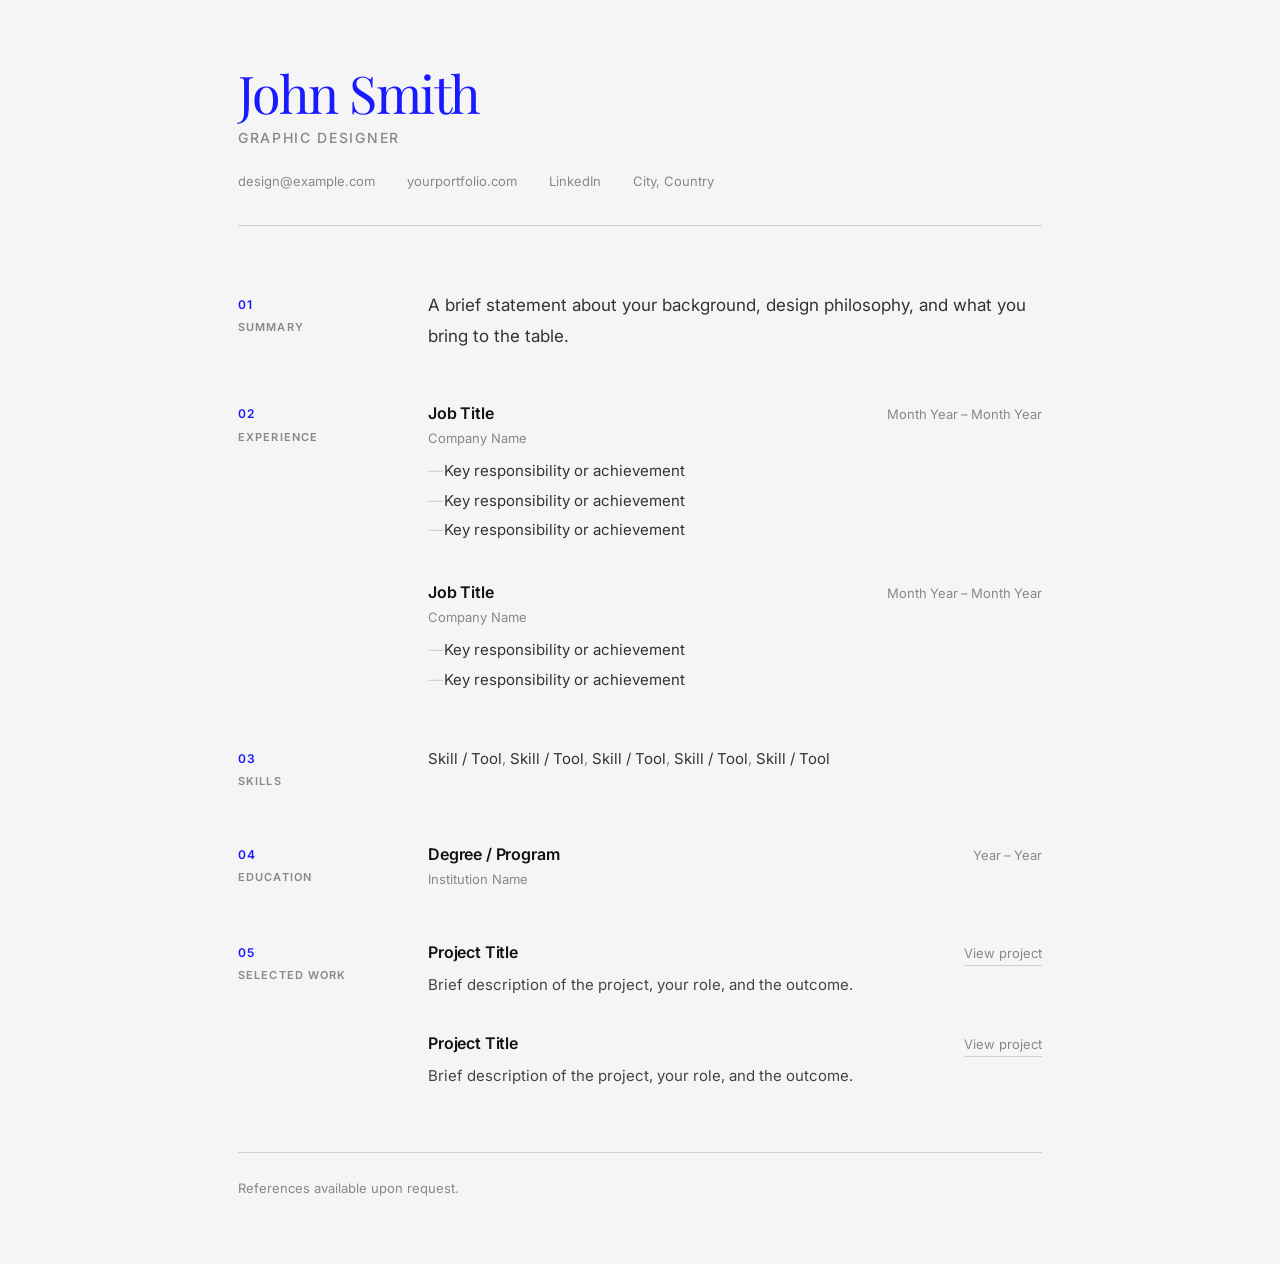
<file: index.html>
<!DOCTYPE html>
<html lang="en">
<head>
  <meta charset="UTF-8">
  <meta name="viewport" content="width=device-width, initial-scale=1.0">
  <title>Resume</title>
  <link rel="preconnect" href="https://fonts.googleapis.com">
  <link rel="preconnect" href="https://fonts.gstatic.com" crossorigin>
  <link href="https://fonts.googleapis.com/css2?family=Inter:wght@400;500;600&family=Playfair+Display:ital,wght@0,400;0,500;1,400&display=swap" rel="stylesheet">
  <link rel="stylesheet" href="style.css">
</head>
<body>

  <header>
    <div class="identity">
      <h1>John Smith</h1>
      <p class="title">Graphic Designer</p>
    </div>
    <nav class="contact">
      <a href="mailto:email@example.com">design@example.com</a>
      <a href="https://yourportfolio.com">yourportfolio.com</a>
      <a href="https://linkedin.com/in/yourprofile">LinkedIn</a>
      <span>City, Country</span>
    </nav>
  </header>

  <main>

    <section class="summary">
      <h2>Summary</h2>
      <p>A brief statement about your background, design philosophy, and what you bring to the table.</p>
    </section>

    <section class="experience">
      <h2>Experience</h2>

      <article class="job">
        <header>
          <div>
            <h3>Job Title</h3>
            <span class="company">Company Name</span>
          </div>
          <time>Month Year – Month Year</time>
        </header>
        <ul>
          <li>Key responsibility or achievement</li>
          <li>Key responsibility or achievement</li>
          <li>Key responsibility or achievement</li>
        </ul>
      </article>

      <article class="job">
        <header>
          <div>
            <h3>Job Title</h3>
            <span class="company">Company Name</span>
          </div>
          <time>Month Year – Month Year</time>
        </header>
        <ul>
          <li>Key responsibility or achievement</li>
          <li>Key responsibility or achievement</li>
        </ul>
      </article>

    </section>

    <section class="skills">
      <h2>Skills</h2>
      <ul>
        <li>Skill / Tool</li>
        <li>Skill / Tool</li>
        <li>Skill / Tool</li>
        <li>Skill / Tool</li>
        <li>Skill / Tool</li>
      </ul>
    </section>

    <section class="education">
      <h2>Education</h2>

      <article class="degree">
        <header>
          <div>
            <h3>Degree / Program</h3>
            <span class="institution">Institution Name</span>
          </div>
          <time>Year – Year</time>
        </header>
      </article>

    </section>

    <section class="selected-work">
      <h2>Selected Work</h2>

      <article class="project">
        <header>
          <h3>Project Title</h3>
          <a href="#">View project</a>
        </header>
        <p>Brief description of the project, your role, and the outcome.</p>
      </article>

      <article class="project">
        <header>
          <h3>Project Title</h3>
          <a href="#">View project</a>
        </header>
        <p>Brief description of the project, your role, and the outcome.</p>
      </article>

    </section>

  </main>

  <footer>
    <p>References available upon request.</p>
  </footer>

</body>
</html>
</file>
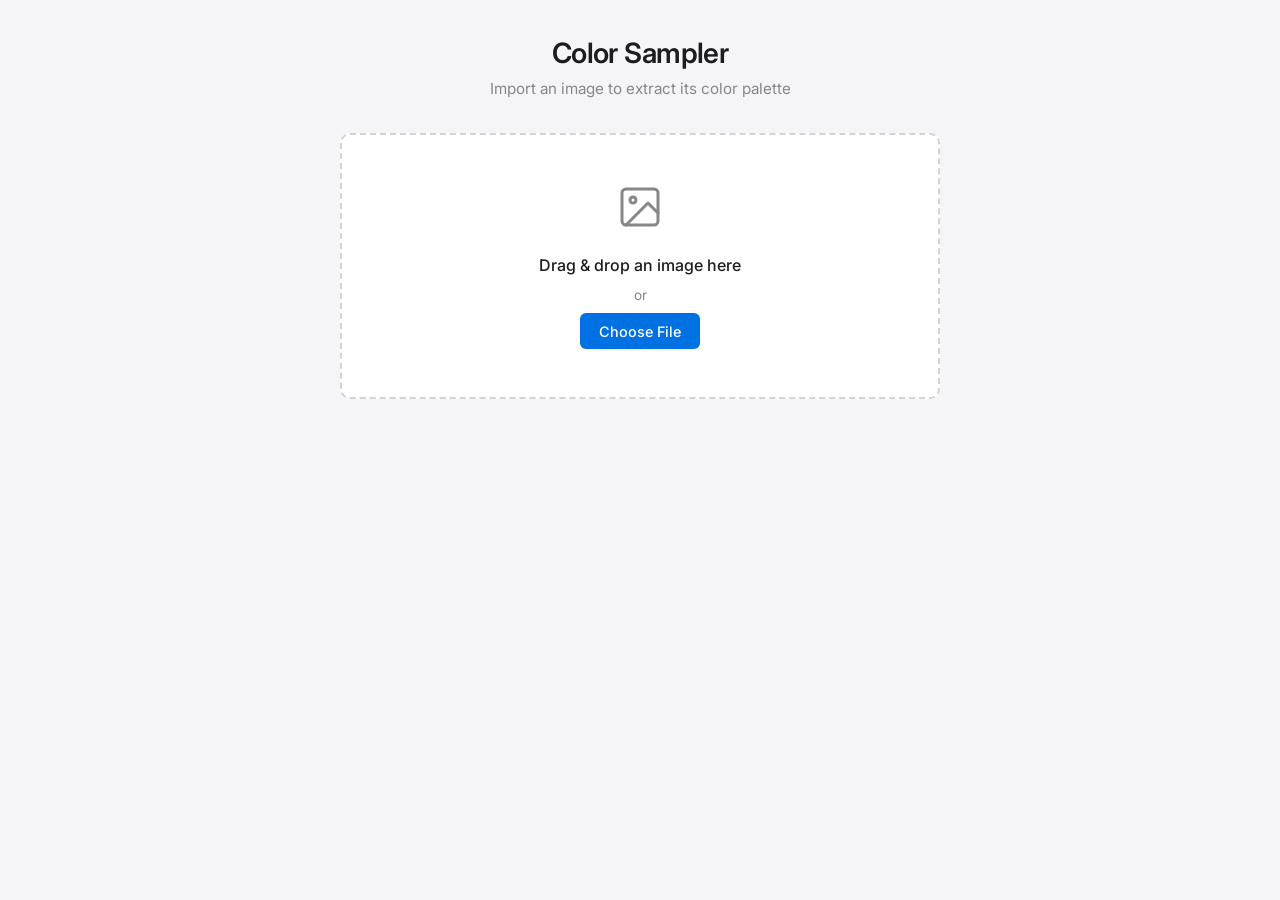
<file: color-sampler.html>
<!DOCTYPE html>
<html lang="en">
<head>
  <meta charset="UTF-8">
  <meta name="viewport" content="width=device-width, initial-scale=1.0">
  <title>Color Sampler</title>
  <link rel="preconnect" href="https://fonts.googleapis.com">
  <link rel="preconnect" href="https://fonts.gstatic.com" crossorigin>
  <link href="https://fonts.googleapis.com/css2?family=Inter:wght@400;500;600&display=swap" rel="stylesheet">
  <link rel="stylesheet" href="color-sampler.css">
</head>
<body>
  <header>
    <h1>Color Sampler</h1>
    <p>Import an image to extract its color palette</p>
  </header>

  <main>
    <!-- Zone 1: Import -->
    <section id="drop-zone" class="drop-zone">
      <div class="drop-zone-content">
        <svg width="48" height="48" viewBox="0 0 24 24" fill="none" stroke="currentColor" stroke-width="1.5" stroke-linecap="round" stroke-linejoin="round">
          <rect x="3" y="3" width="18" height="18" rx="2"/>
          <circle cx="8.5" cy="8.5" r="1.5"/>
          <path d="m21 15-5-5L5 21"/>
        </svg>
        <p class="drop-zone-label">Drag &amp; drop an image here</p>
        <p class="drop-zone-or">or</p>
        <button id="file-btn" class="btn">Choose File</button>
      </div>
      <input type="file" id="file-input" accept="image/*" hidden>
      <p id="drop-zone-error" class="drop-zone-error" hidden></p>
    </section>

    <!-- Two-column workspace -->
    <div id="workspace" class="workspace" hidden>
      <!-- Left: Image display + eyedropper -->
      <section id="image-section" class="image-section">
        <div class="image-toolbar">
          <button id="new-image-btn" class="btn btn-small">New Image</button>
        </div>
        <div class="image-container" id="image-container">
          <canvas id="image-canvas"></canvas>
          <div id="loupe" class="loupe" hidden>
            <canvas id="loupe-canvas" width="120" height="120"></canvas>
          </div>
        </div>
        <p class="hint">Click anywhere on the image to pick a color</p>
      </section>

      <!-- Right: Results -->
      <section id="results" class="results"></section>
    </div>

    <!-- Hidden canvas for downsampled analysis -->
    <canvas id="analysis-canvas" hidden></canvas>
  </main>

  <!-- Toast -->
  <div id="toast" class="toast" role="status" aria-live="polite" hidden>Copied!</div>

  <script src="color-sampler.js"></script>
</body>
</html>
</file>
<file: style.css>
:root {
  --accent: #1A1AFF;
  --text: #111;
  --muted: #888;
  --border: #d0d0d0;
  --col-label: 150px;
  --col-gap: 2.5rem;
}

*, *::before, *::after {
  box-sizing: border-box;
  margin: 0;
  padding: 0;
}

body {
  font-family: 'Inter', sans-serif;
  font-size: 17px;
  line-height: 1.75;
  color: var(--text);
  background: #f5f5f5;
  max-width: 900px;
  margin: 0 auto;
  padding: 4rem 3rem;
}

/* ─── Header ──────────────────────────────────────────── */

body > header {
  margin-bottom: 4rem;
  padding-bottom: 2rem;
  border-bottom: 1px solid var(--border);
}

.identity h1 {
  font-family: 'Playfair Display', serif;
  font-size: 3.25rem;
  font-weight: 400;
  line-height: 1.1;
  letter-spacing: -0.03em;
  color: var(--accent);
  margin-bottom: 0.3rem;
}

.identity .title {
  font-size: 0.875rem;
  font-weight: 500;
  text-transform: uppercase;
  letter-spacing: 0.12em;
  color: var(--muted);
}

.contact {
  display: flex;
  flex-wrap: wrap;
  gap: 0 2rem;
  margin-top: 1.25rem;
  font-size: 0.8125rem;
  color: var(--muted);
}

.contact a {
  color: inherit;
  text-decoration: none;
}

.contact a:hover {
  color: var(--text);
}

/* ─── Main Grid ───────────────────────────────────────── */

main {
  counter-reset: section;
}

section {
  display: grid;
  grid-template-columns: var(--col-label) 1fr;
  column-gap: var(--col-gap);
  margin-bottom: 3rem;
}

section h2 {
  grid-column: 1;
  grid-row: 1 / -1;
  font-family: 'Inter', sans-serif;
  font-size: 0.6875rem;
  font-weight: 600;
  text-transform: uppercase;
  letter-spacing: 0.1em;
  color: var(--muted);
  padding-top: 0.25rem;
  counter-increment: section;
}

section h2::before {
  content: "0" counter(section) " ";
  color: var(--accent);
  display: block;
  font-size: 0.75rem;
  margin-bottom: 0.2rem;
  letter-spacing: 0.05em;
}

section > *:not(h2) {
  grid-column: 2;
}

/* ─── Summary ─────────────────────────────────────────── */

.summary p {
  color: #333;
  line-height: 1.8;
}

/* ─── Experience ──────────────────────────────────────── */

article.job {
  margin-bottom: 2rem;
}

article.job:last-child {
  margin-bottom: 0;
}

article.job > header {
  display: flex;
  justify-content: space-between;
  align-items: baseline;
  margin-bottom: 0.5rem;
}

article.job > header h3 {
  font-size: 1rem;
  font-weight: 600;
  letter-spacing: -0.01em;
}

.company {
  font-size: 0.8125rem;
  color: var(--muted);
  display: block;
}

time {
  font-size: 0.8125rem;
  color: var(--muted);
  white-space: nowrap;
  font-variant-numeric: tabular-nums;
}

article.job ul {
  list-style: none;
  padding: 0;
}

article.job ul li {
  font-size: 0.9375rem;
  color: #333;
  padding-left: 1rem;
  position: relative;
  margin-bottom: 0.2rem;
}

article.job ul li::before {
  content: "—";
  position: absolute;
  left: 0;
  color: var(--border);
}

/* ─── Skills ──────────────────────────────────────────── */

.skills ul {
  list-style: none;
  padding: 0;
}

.skills li {
  display: inline;
  font-size: 0.9375rem;
  color: #333;
}

.skills li:not(:last-child)::after {
  content: ",  ";
  color: var(--muted);
}

/* ─── Education ───────────────────────────────────────── */

article.degree > header {
  display: flex;
  justify-content: space-between;
  align-items: baseline;
}

article.degree > header h3 {
  font-size: 1rem;
  font-weight: 600;
  letter-spacing: -0.01em;
}

.institution {
  font-size: 0.8125rem;
  color: var(--muted);
  display: block;
}

/* ─── Selected Work ───────────────────────────────────── */

article.project {
  margin-bottom: 2rem;
}

article.project:last-child {
  margin-bottom: 0;
}

article.project > header {
  display: flex;
  justify-content: space-between;
  align-items: baseline;
  margin-bottom: 0.35rem;
}

article.project > header h3 {
  font-size: 1rem;
  font-weight: 600;
  letter-spacing: -0.01em;
}

article.project > header a {
  font-size: 0.8125rem;
  color: var(--muted);
  text-decoration: none;
  border-bottom: 1px solid var(--border);
}

article.project > header a:hover {
  color: var(--accent);
  border-color: var(--accent);
}

article.project p {
  font-size: 0.9375rem;
  color: #444;
  line-height: 1.7;
}

/* ─── Footer ──────────────────────────────────────────── */

body > footer {
  margin-top: 4rem;
  padding-top: 1.5rem;
  border-top: 1px solid var(--border);
  font-size: 0.8125rem;
  color: var(--muted);
}

/* ─── Name Animation ─────────────────────────────────── */

@keyframes name-reveal {
  from {
    opacity: 0;
    translate: 0 0.4rem;
    color: transparent;
  }
  to {
    opacity: 1;
    translate: 0 0;
    color: var(--accent);
  }
}

.identity h1 {
  animation: name-reveal 0.9s cubic-bezier(0.16, 1, 0.3, 1) both;
}

@media (prefers-reduced-motion: reduce) {
  .identity h1 {
    animation: none;
  }
}

/* ─── Print ───────────────────────────────────────────── */

@media print {
  body {
    padding: 1.5rem 2rem;
    font-size: 11.5pt;
    max-width: 100%;
  }

  .identity h1 {
    font-size: 2.25rem;
  }

  a {
    color: inherit;
    text-decoration: none;
    border: none !important;
  }

  article.project > header a::after {
    content: " (" attr(href) ")";
    font-size: 0.75em;
    color: var(--muted);
  }
}
</file>
<file: color-sampler.css>
:root {
  --cs-bg: #f5f5f7;
  --cs-surface: #ffffff;
  --cs-text: #1d1d1f;
  --cs-muted: #86868b;
  --cs-border: #d2d2d7;
  --cs-accent: #0071e3;
  --cs-accent-hover: #0077ed;
  --cs-radius: 10px;
  --cs-shadow: 0 1px 3px rgba(0, 0, 0, 0.08);
}

*,
*::before,
*::after {
  box-sizing: border-box;
  margin: 0;
  padding: 0;
}

body {
  font-family: "Inter", -apple-system, BlinkMacSystemFont, "Segoe UI", Roboto, sans-serif;
  background: var(--cs-bg);
  color: var(--cs-text);
  line-height: 1.5;
  margin: 0;
  padding: 2rem 1.5rem 4rem;
}

/* --- Two-column workspace --- */

.workspace[hidden] {
  display: none;
}

.workspace {
  display: grid;
  grid-template-columns: 1fr 1fr;
  gap: 1.5rem;
  align-items: start;
  max-width: 1400px;
  margin: 0 auto;
}

/* --- Header --- */

header {
  text-align: center;
  margin-bottom: 2rem;
}

header h1 {
  font-size: 1.75rem;
  font-weight: 600;
  letter-spacing: -0.02em;
}

header p {
  color: var(--cs-muted);
  font-size: 0.95rem;
  margin-top: 0.25rem;
}

/* --- Buttons --- */

.btn {
  display: inline-flex;
  align-items: center;
  gap: 0.4rem;
  padding: 0.6rem 1.2rem;
  font-size: 0.9rem;
  font-weight: 500;
  font-family: inherit;
  color: #fff;
  background: var(--cs-accent);
  border: none;
  border-radius: 6px;
  cursor: pointer;
  transition: background 0.15s;
}

.btn:hover {
  background: var(--cs-accent-hover);
}

.btn-small {
  padding: 0.4rem 0.8rem;
  font-size: 0.8rem;
}

/* --- Drop Zone --- */

.drop-zone {
  background: var(--cs-surface);
  border: 2px dashed var(--cs-border);
  border-radius: var(--cs-radius);
  padding: 3rem 2rem;
  text-align: center;
  transition: border-color 0.2s, background 0.2s;
  cursor: pointer;
  max-width: 600px;
  margin: 0 auto;
}

.drop-zone.dragover {
  border-color: var(--cs-accent);
  background: #f0f5ff;
}

.drop-zone-content svg {
  color: var(--cs-muted);
  margin-bottom: 1rem;
}

.drop-zone-label {
  font-size: 1rem;
  font-weight: 500;
}

.drop-zone-or {
  color: var(--cs-muted);
  font-size: 0.85rem;
  margin: 0.5rem 0;
}

.drop-zone-error {
  color: #d32f2f;
  font-size: 0.85rem;
  margin-top: 0.75rem;
}

/* --- Image Section --- */

.image-section {
  position: sticky;
  top: 1rem;
}

.image-toolbar {
  display: flex;
  justify-content: flex-end;
  margin-bottom: 0.75rem;
}

.image-container {
  position: relative;
  background: var(--cs-surface);
  border-radius: var(--cs-radius);
  box-shadow: var(--cs-shadow);
  overflow: hidden;
  display: inline-block;
  width: 100%;
}

.image-container canvas {
  display: block;
  width: 100%;
  height: auto;
  cursor: crosshair;
}

.hint {
  color: var(--cs-muted);
  font-size: 0.8rem;
  text-align: center;
  margin-top: 0.5rem;
}

/* --- Loupe --- */

.loupe {
  position: absolute;
  width: 120px;
  height: 120px;
  border-radius: 50%;
  border: 3px solid #fff;
  box-shadow: 0 2px 8px rgba(0, 0, 0, 0.25);
  pointer-events: none;
  overflow: hidden;
  transform: translate(-50%, -50%);
  z-index: 10;
}

.loupe canvas {
  width: 120px;
  height: 120px;
  image-rendering: pixelated;
}

/* --- Results --- */

.results {
  display: flex;
  flex-direction: column;
  gap: 1.5rem;
}

.algorithm-group {
  background: var(--cs-surface);
  border-radius: var(--cs-radius);
  box-shadow: var(--cs-shadow);
  padding: 1.25rem 1.5rem;
}

.algorithm-group h2 {
  font-size: 1rem;
  font-weight: 600;
  margin-bottom: 1rem;
  letter-spacing: -0.01em;
}

.swatches {
  display: grid;
  grid-template-columns: repeat(3, 1fr);
  gap: 10px;
}

.swatch-color {
  width: 100%;
  aspect-ratio: 1;
  border-radius: 8px;
  border: 1px solid rgba(0, 0, 0, 0.06);
  margin-bottom: 0.4rem;
}

.swatch-values {
  display: flex;
  flex-direction: column;
  gap: 2px;
}

.color-value {
  display: block;
  width: 100%;
  padding: 0.3rem 0.5rem;
  font-family: "SF Mono", "Fira Code", "Fira Mono", "Roboto Mono", monospace;
  font-size: 0.7rem;
  color: var(--cs-text);
  background: var(--cs-bg);
  border: 1px solid transparent;
  border-radius: 4px;
  cursor: pointer;
  text-align: left;
  transition: background 0.15s, border-color 0.15s;
  white-space: nowrap;
  overflow: hidden;
  text-overflow: ellipsis;
}

.color-value:hover {
  background: #e8e8ed;
  border-color: var(--cs-border);
}

.color-value.copied {
  background: #d4edda;
  border-color: #28a745;
  color: #155724;
}

.swatch {
  position: relative;
}

.swatch-delete {
  position: absolute;
  top: 4px;
  right: 4px;
  width: 20px;
  height: 20px;
  padding: 0;
  border: none;
  border-radius: 50%;
  background: rgba(0, 0, 0, 0.45);
  color: #fff;
  font-size: 0.7rem;
  line-height: 1;
  cursor: pointer;
  opacity: 0;
  transition: opacity 0.15s, background 0.15s;
  display: flex;
  align-items: center;
  justify-content: center;
}

.swatch:hover .swatch-delete {
  opacity: 1;
}

.swatch-delete:hover {
  background: rgba(210, 47, 47, 0.8);
}

.eyedropper-placeholder {
  color: var(--cs-muted);
  font-size: 0.85rem;
  padding: 1rem 0;
}

/* --- Toast --- */

.toast {
  position: fixed;
  bottom: 2rem;
  left: 50%;
  transform: translateX(-50%) translateY(20px);
  background: var(--cs-text);
  color: #fff;
  padding: 0.6rem 1.2rem;
  border-radius: 8px;
  font-size: 0.85rem;
  font-weight: 500;
  opacity: 0;
  transition: opacity 0.2s, transform 0.2s;
  pointer-events: none;
  z-index: 100;
}

.toast.visible {
  opacity: 1;
  transform: translateX(-50%) translateY(0);
}

/* --- Analyzing state --- */

.analyzing-indicator {
  color: var(--cs-muted);
  font-size: 0.9rem;
  text-align: center;
  padding: 2rem;
}

/* --- Responsive --- */

@media (max-width: 860px) {
  .workspace {
    grid-template-columns: 1fr;
    max-width: 600px;
  }

  .image-section {
    position: static;
  }

  .swatches {
    grid-template-columns: repeat(3, 1fr);
  }
}

@media (max-width: 480px) {
  body {
    padding: 1.25rem 1rem 3rem;
  }

  .swatches {
    grid-template-columns: repeat(2, 1fr);
  }

  .algorithm-group {
    padding: 1rem;
  }
}
</file>
